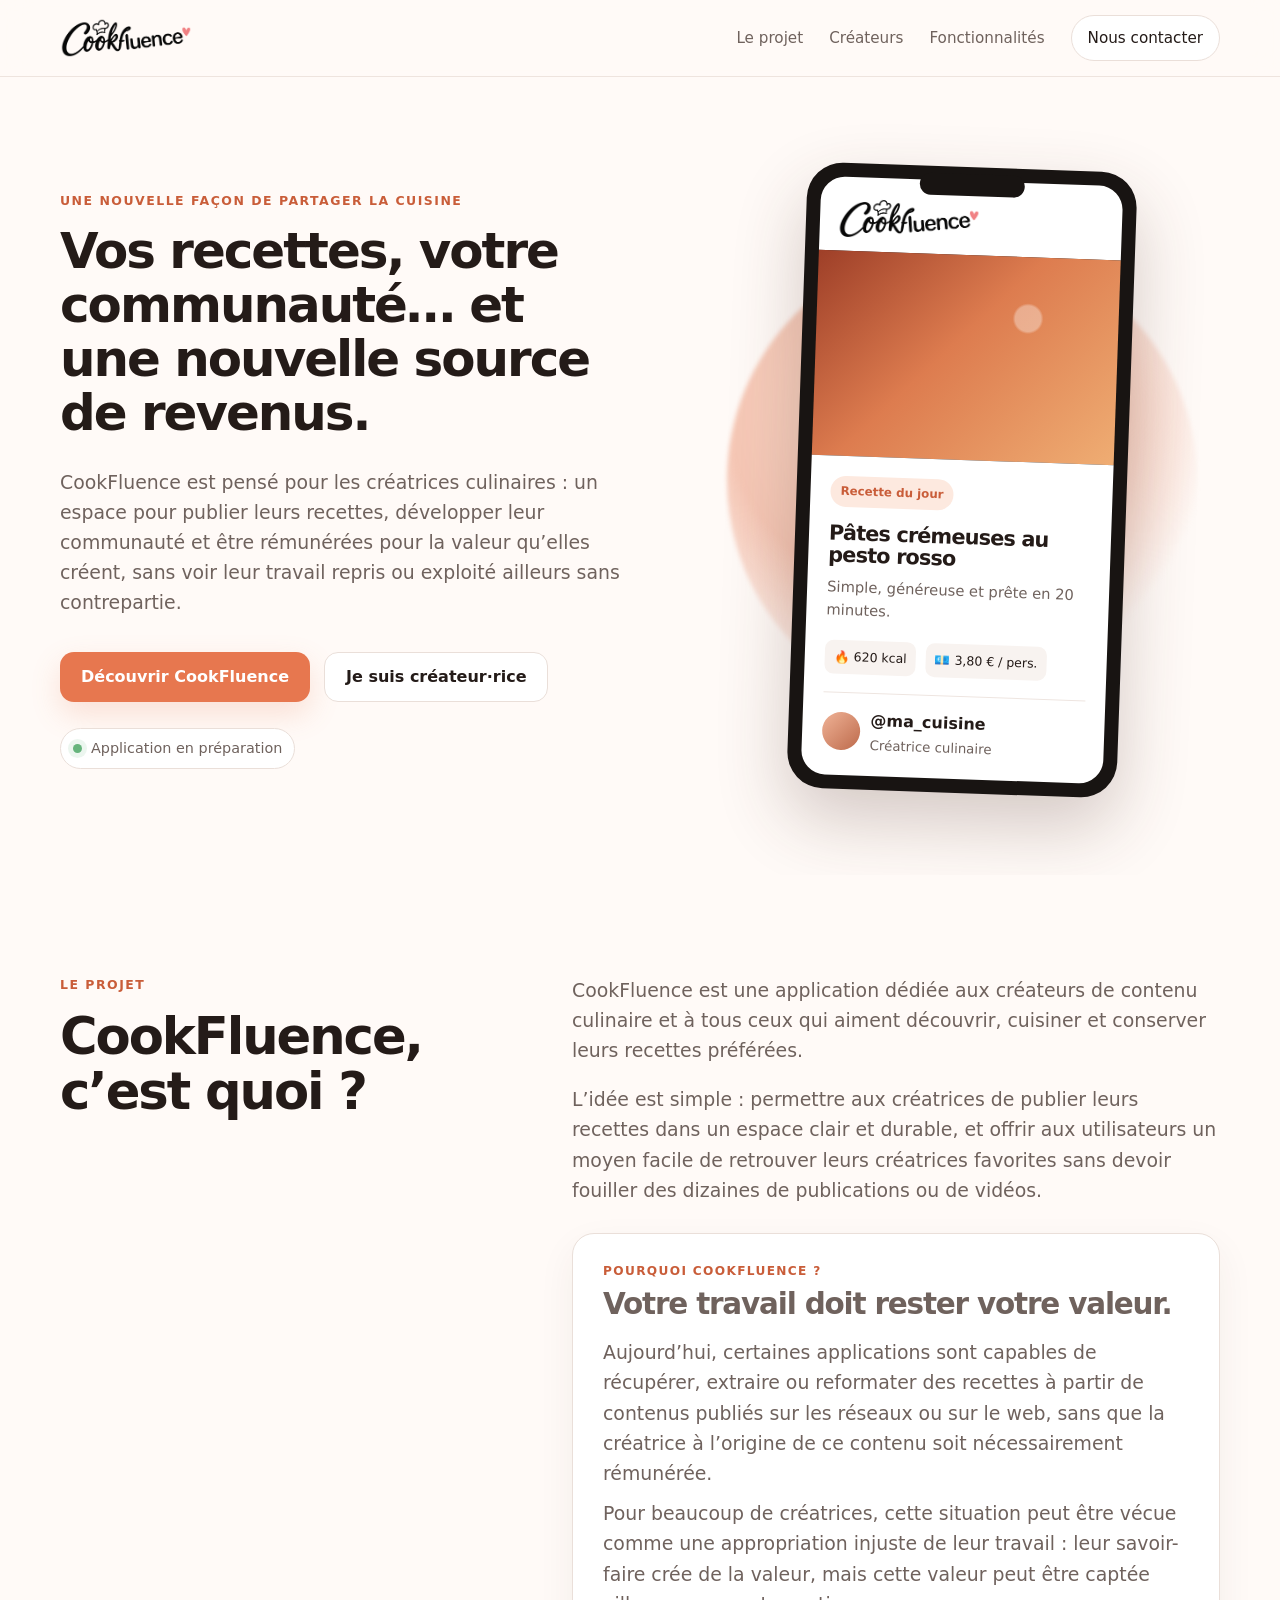
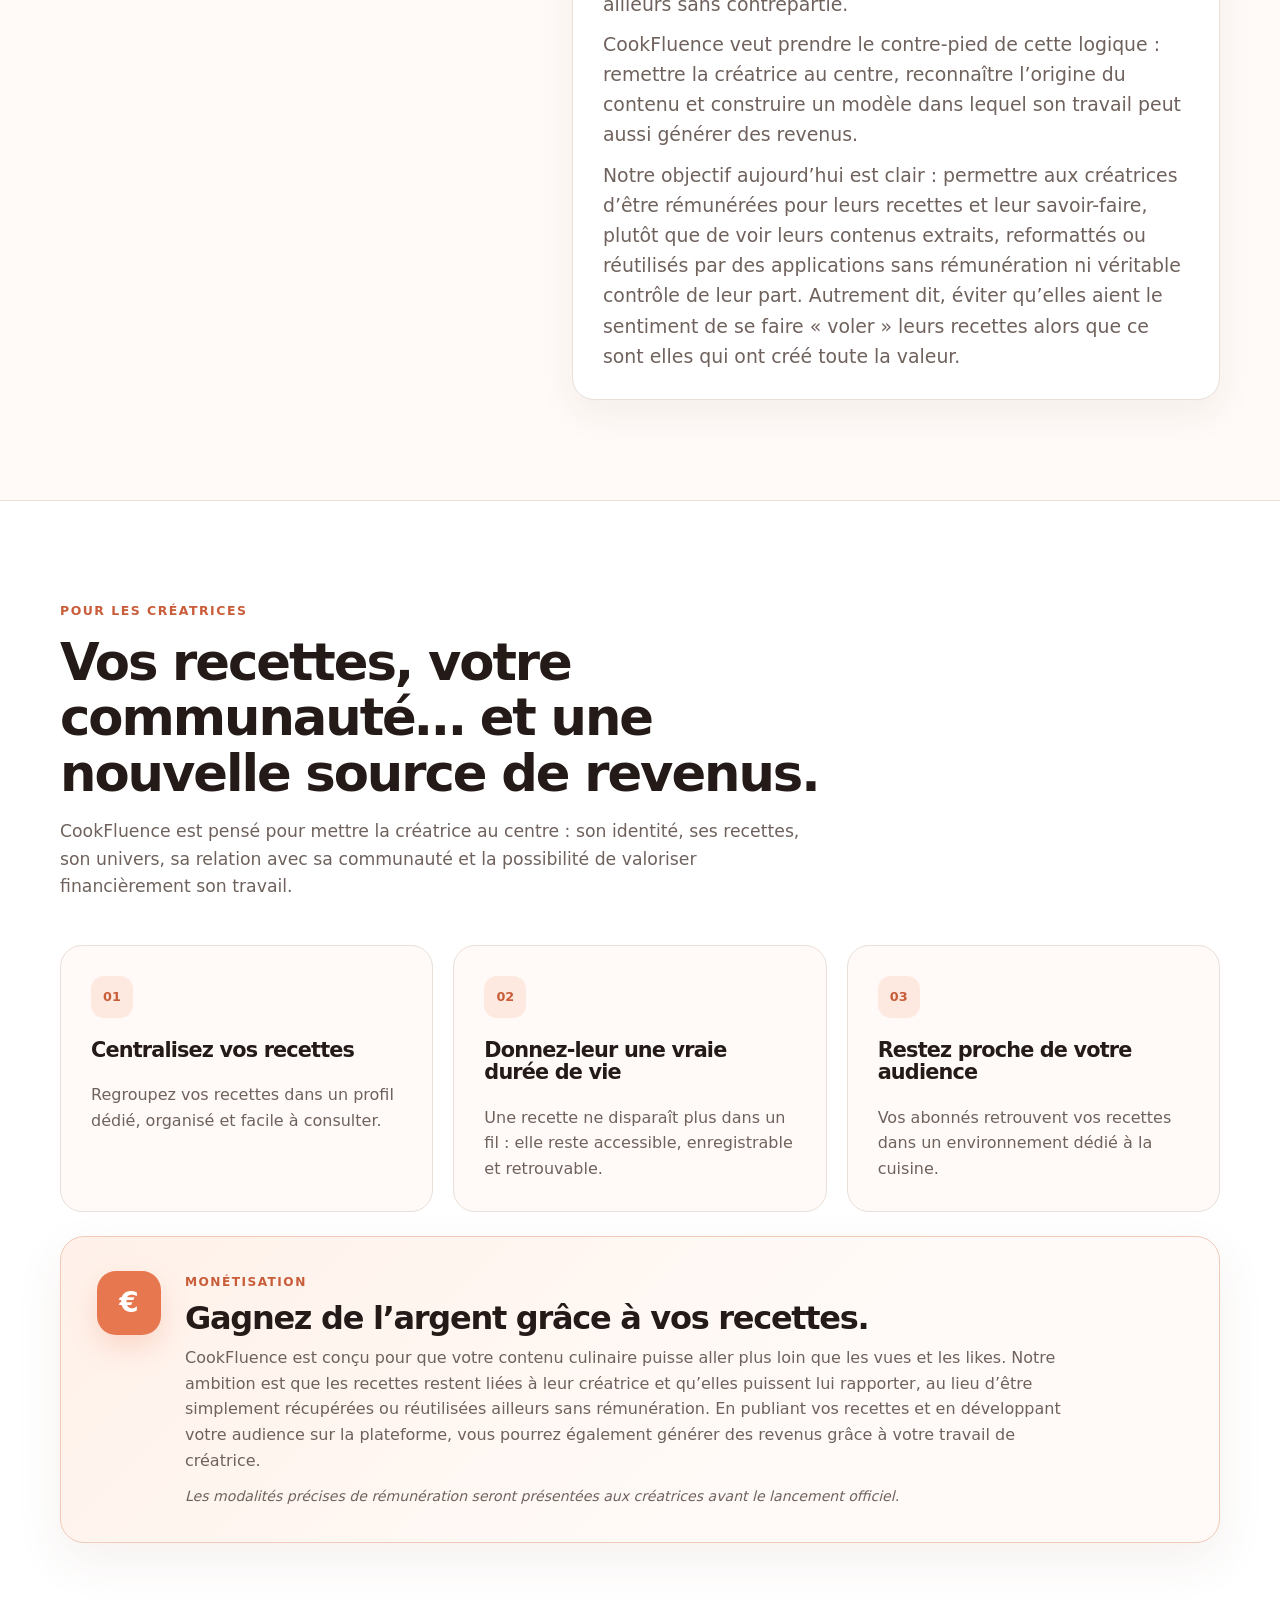
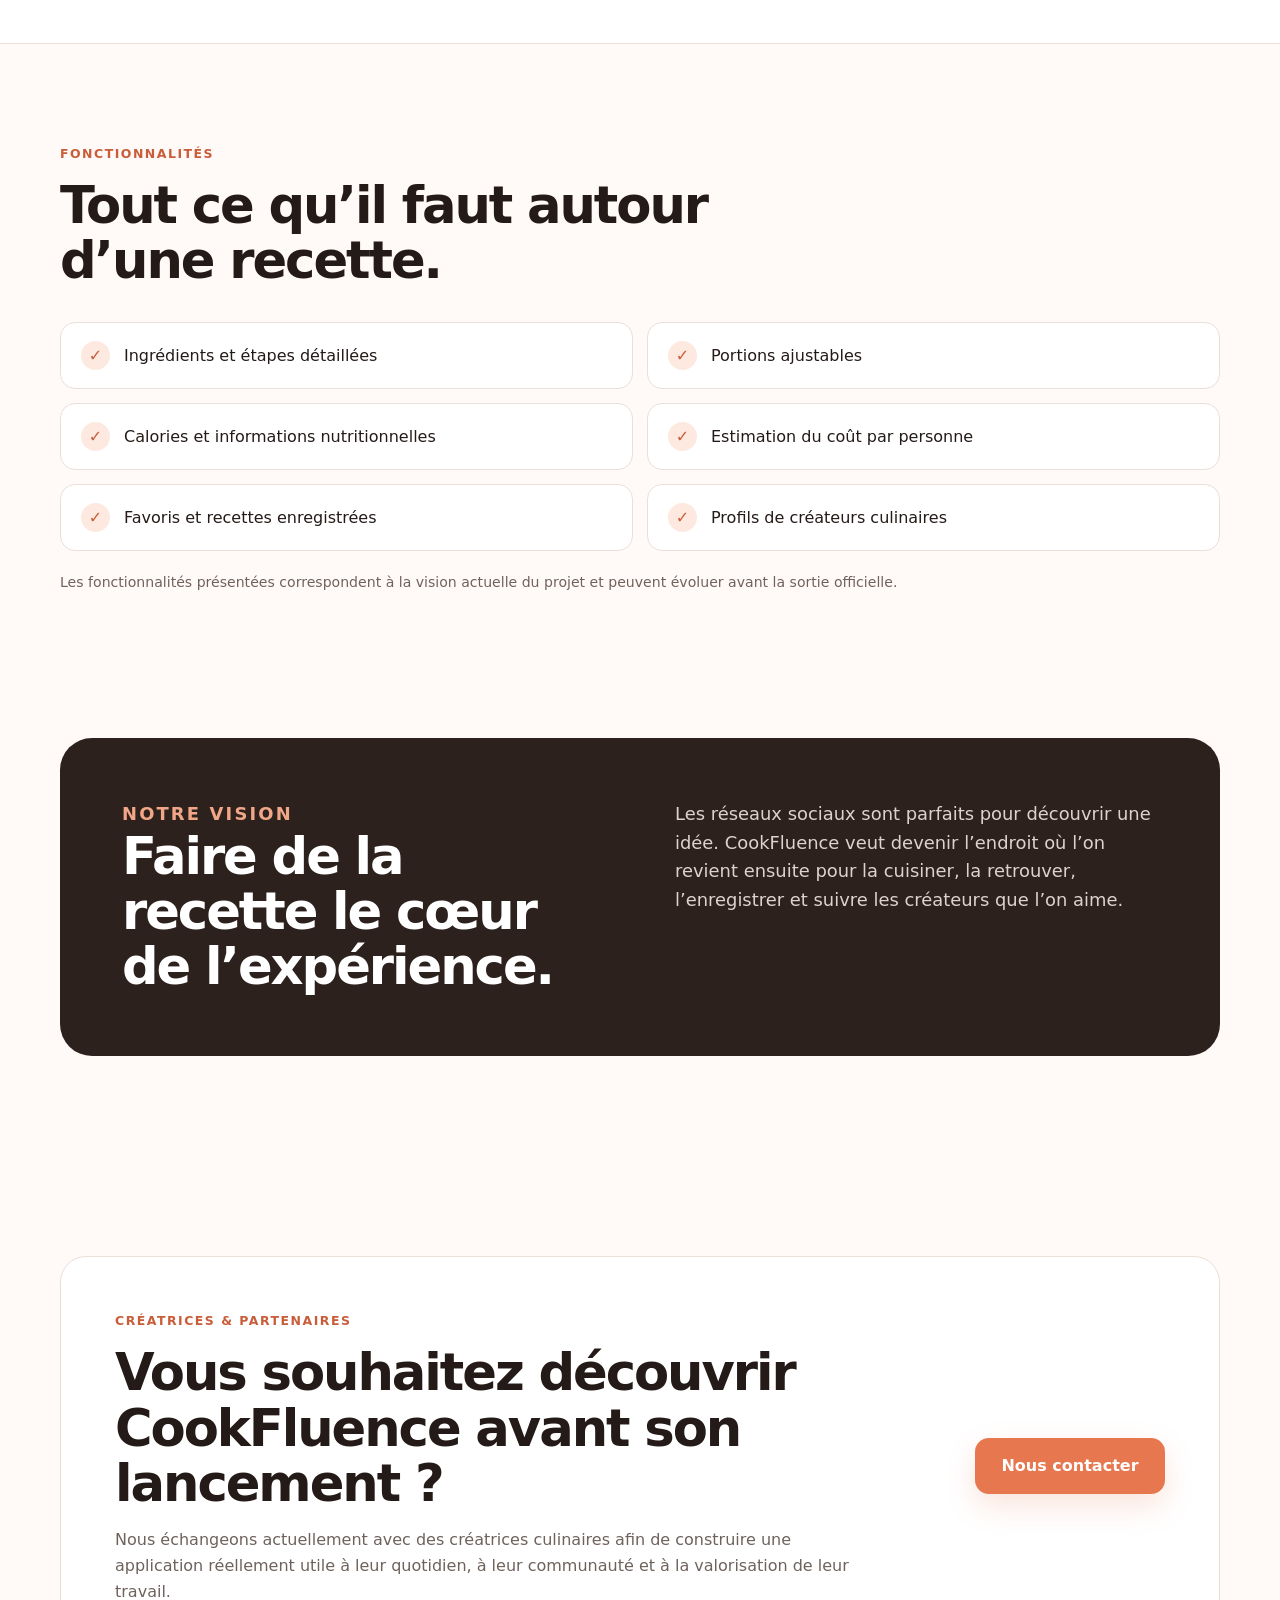
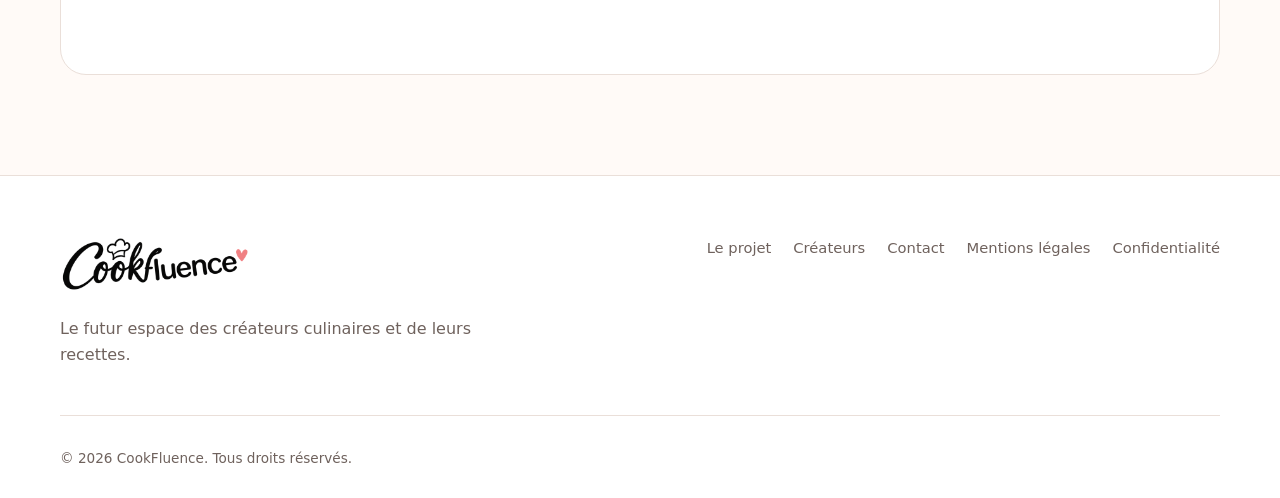
<file: index.html>
<!DOCTYPE html>
<html lang="fr">
<head>
  <meta charset="UTF-8" />
  <meta name="viewport" content="width=device-width, initial-scale=1.0" />

  <title>CookFluence | Les recettes de vos créateurs préférés</title>
  <meta name="description" content="CookFluence est une application dédiée aux créateurs culinaires et à leur communauté : recettes, visibilité, monétisation, favoris, informations nutritionnelles et coût par personne." />
  <meta name="robots" content="index, follow" />
  <meta name="theme-color" content="#fffaf7" />

  <meta property="og:title" content="CookFluence | Les recettes de vos créateurs préférés" />
  <meta property="og:description" content="Une application pensée pour rapprocher créateurs culinaires et passionnés de cuisine." />
  <meta property="og:type" content="website" />
  <meta property="og:locale" content="fr_FR" />

  <link rel="canonical" href="https://www.cookfluence.fr/" />
  <link rel="stylesheet" href="styles.css" />

  <script type="application/ld+json">
  {
    "@context": "https://schema.org",
    "@type": "SoftwareApplication",
    "name": "CookFluence",
    "applicationCategory": "LifestyleApplication",
    "operatingSystem": "iOS, Android",
    "description": "Application dédiée aux créateurs de contenu culinaire et à leur communauté.",
    "url": "https://www.cookfluence.fr/"
  }
  </script>
</head>
<body>
  <header class="site-header">
    <div class="container nav">
      <a href="#top" class="brand brand-image-link" aria-label="CookFluence - Accueil">
        <img src="cookfluence-logo.png" alt="CookFluence" class="brand-logo">
      </a>

      <nav>
        <a href="#projet">Le projet</a>
        <a href="#createurs">Créateurs</a>
        <a href="#fonctionnalites">Fonctionnalités</a>
        <a href="#contact" class="nav-cta">Nous contacter</a>
      </nav>
    </div>
  </header>

  <main id="top">
    <section class="hero">
      <div class="container hero-grid">
        <div>
          <p class="eyebrow">Une nouvelle façon de partager la cuisine</p>
          <h1>Vos recettes, votre communauté… et une nouvelle source de revenus.</h1>
          <p class="hero-copy">
            CookFluence est pensé pour les créatrices culinaires : un espace pour publier leurs recettes,
            développer leur communauté et être rémunérées pour la valeur qu’elles créent, sans voir leur travail
            repris ou exploité ailleurs sans contrepartie.
          </p>
          <div class="hero-actions">
            <a href="#projet" class="button primary">Découvrir CookFluence</a>
            <a href="#contact" class="button secondary">Je suis créateur·rice</a>
          </div>

          <div class="status-pill">
            <span class="dot"></span>
            Application en préparation
          </div>
        </div>

        <div class="hero-card" aria-label="Aperçu conceptuel de l'application">
          <div class="phone">
            <div class="phone-top"></div>
            <div class="app-head">
              <img src="cookfluence-logo.png" alt="CookFluence" class="app-logo">
            </div>
            <div class="recipe-image"></div>
            <div class="recipe-body">
              <span class="tag">Recette du jour</span>
              <h3>Pâtes crémeuses au pesto rosso</h3>
              <p>Simple, généreuse et prête en 20 minutes.</p>
              <div class="recipe-meta">
                <span>🔥 620 kcal</span>
                <span>💶 3,80 € / pers.</span>
              </div>
              <div class="creator-row">
                <div class="avatar"></div>
                <div>
                  <strong>@ma_cuisine</strong>
                  <small>Créatrice culinaire</small>
                </div>
              </div>
            </div>
          </div>
        </div>
      </div>
    </section>

    <section class="section" id="projet">
      <div class="container split">
        <div>
          <p class="eyebrow">Le projet</p>
          <h2>CookFluence, c’est quoi ?</h2>
        </div>
        <div class="large-copy">
          <p>
            CookFluence est une application dédiée aux créateurs de contenu culinaire et à tous
            ceux qui aiment découvrir, cuisiner et conserver leurs recettes préférées.
          </p>
          <p>
            L’idée est simple : permettre aux créatrices de publier leurs recettes dans un espace
            clair et durable, et offrir aux utilisateurs un moyen facile de retrouver leurs
            créatrices favorites sans devoir fouiller des dizaines de publications ou de vidéos.
          </p>

          <div class="value-protection">
            <p class="value-protection-kicker">Pourquoi CookFluence ?</p>
            <h3>Votre travail doit rester votre valeur.</h3>
            <p>
              Aujourd’hui, certaines applications sont capables de récupérer, extraire ou reformater
              des recettes à partir de contenus publiés sur les réseaux ou sur le web, sans que la
              créatrice à l’origine de ce contenu soit nécessairement rémunérée.
            </p>
            <p>
              Pour beaucoup de créatrices, cette situation peut être vécue comme une appropriation
              injuste de leur travail : leur savoir-faire crée de la valeur, mais cette valeur peut
              être captée ailleurs sans contrepartie.
            </p>
            <p>
              CookFluence veut prendre le contre-pied de cette logique : remettre la créatrice au
              centre, reconnaître l’origine du contenu et construire un modèle dans lequel son travail
              peut aussi générer des revenus.
            </p>
            <p>
              Notre objectif aujourd’hui est clair : permettre aux créatrices d’être rémunérées pour leurs recettes
              et leur savoir-faire, plutôt que de voir leurs contenus extraits, reformattés ou réutilisés par des
              applications sans rémunération ni véritable contrôle de leur part. Autrement dit, éviter qu’elles aient
              le sentiment de se faire « voler » leurs recettes alors que ce sont elles qui ont créé toute la valeur.
            </p>
          </div>
        </div>
      </div>
    </section>

    <section class="section alt" id="createurs">
      <div class="container">
        <div class="section-heading">
          <p class="eyebrow">Pour les créatrices</p>
          <h2>Vos recettes, votre communauté… et une nouvelle source de revenus.</h2>
          <p>
            CookFluence est pensé pour mettre la créatrice au centre : son identité, ses recettes,
            son univers, sa relation avec sa communauté et la possibilité de valoriser financièrement son travail.
          </p>
        </div>

        <div class="cards three">
          <article class="card">
            <div class="icon">01</div>
            <h3>Centralisez vos recettes</h3>
            <p>
              Regroupez vos recettes dans un profil dédié, organisé et facile à consulter.
            </p>
          </article>

          <article class="card">
            <div class="icon">02</div>
            <h3>Donnez-leur une vraie durée de vie</h3>
            <p>
              Une recette ne disparaît plus dans un fil : elle reste accessible, enregistrable et retrouvable.
            </p>
          </article>

          <article class="card">
            <div class="icon">03</div>
            <h3>Restez proche de votre audience</h3>
            <p>
              Vos abonnés retrouvent vos recettes dans un environnement dédié à la cuisine.
            </p>
          </article>
        </div>

        <div class="earn-box">
          <div class="earn-icon">€</div>
          <div>
            <p class="earn-kicker">Monétisation</p>
            <h3>Gagnez de l’argent grâce à vos recettes.</h3>
            <p>
              CookFluence est conçu pour que votre contenu culinaire puisse aller plus loin que les vues et les likes.
              Notre ambition est que les recettes restent liées à leur créatrice et qu’elles puissent lui rapporter,
              au lieu d’être simplement récupérées ou réutilisées ailleurs sans rémunération.
              En publiant vos recettes et en développant votre audience sur la plateforme, vous pourrez également
              générer des revenus grâce à votre travail de créatrice.
            </p>
            <p class="earn-note">
              Les modalités précises de rémunération seront présentées aux créatrices avant le lancement officiel.
            </p>
          </div>
        </div>
      </div>
    </section>

    <section class="section" id="fonctionnalites">
      <div class="container">
        <div class="section-heading compact">
          <p class="eyebrow">Fonctionnalités</p>
          <h2>Tout ce qu’il faut autour d’une recette.</h2>
        </div>

        <div class="features">
          <div class="feature"><span>✓</span><p>Ingrédients et étapes détaillées</p></div>
          <div class="feature"><span>✓</span><p>Portions ajustables</p></div>
          <div class="feature"><span>✓</span><p>Calories et informations nutritionnelles</p></div>
          <div class="feature"><span>✓</span><p>Estimation du coût par personne</p></div>
          <div class="feature"><span>✓</span><p>Favoris et recettes enregistrées</p></div>
          <div class="feature"><span>✓</span><p>Profils de créateurs culinaires</p></div>
        </div>

        <p class="note">
          Les fonctionnalités présentées correspondent à la vision actuelle du projet et peuvent évoluer avant la sortie officielle.
        </p>
      </div>
    </section>

    <section class="section vision">
      <div class="container vision-box">
        <div>
          <p class="eyebrow light">Notre vision</p>
          <h2>Faire de la recette le cœur de l’expérience.</h2>
        </div>
        <p>
          Les réseaux sociaux sont parfaits pour découvrir une idée. CookFluence veut devenir
          l’endroit où l’on revient ensuite pour la cuisiner, la retrouver, l’enregistrer et suivre
          les créateurs que l’on aime.
        </p>
      </div>
    </section>

    <section class="section" id="contact">
      <div class="container contact-box">
        <div>
          <p class="eyebrow">Créatrices & partenaires</p>
          <h2>Vous souhaitez découvrir CookFluence avant son lancement ?</h2>
          <p>
            Nous échangeons actuellement avec des créatrices culinaires afin de construire
            une application réellement utile à leur quotidien, à leur communauté et à la valorisation de leur travail.
          </p>
        </div>
        <a class="button primary big" href="mailto:contact@cookfluence.fr">Nous contacter</a>
      </div>
    </section>
  </main>

  <footer>
    <div class="container footer-grid">
      <div>
        <a href="#top" class="brand brand-image-link" aria-label="CookFluence - Accueil">
          <img src="cookfluence-logo.png" alt="CookFluence" class="footer-logo">
        </a>
        <p>Le futur espace des créateurs culinaires et de leurs recettes.</p>
      </div>
      <div class="footer-links">
        <a href="#projet">Le projet</a>
        <a href="#createurs">Créateurs</a>
        <a href="#contact">Contact</a>
        <a href="mentions-legales.html">Mentions légales</a>
        <a href="confidentialite.html">Confidentialité</a>
      </div>
    </div>
    <div class="container copyright">
      © <span id="year"></span> CookFluence. Tous droits réservés.
    </div>
  </footer>

  <script src="script.js"></script>
</body>
</html>
</file>
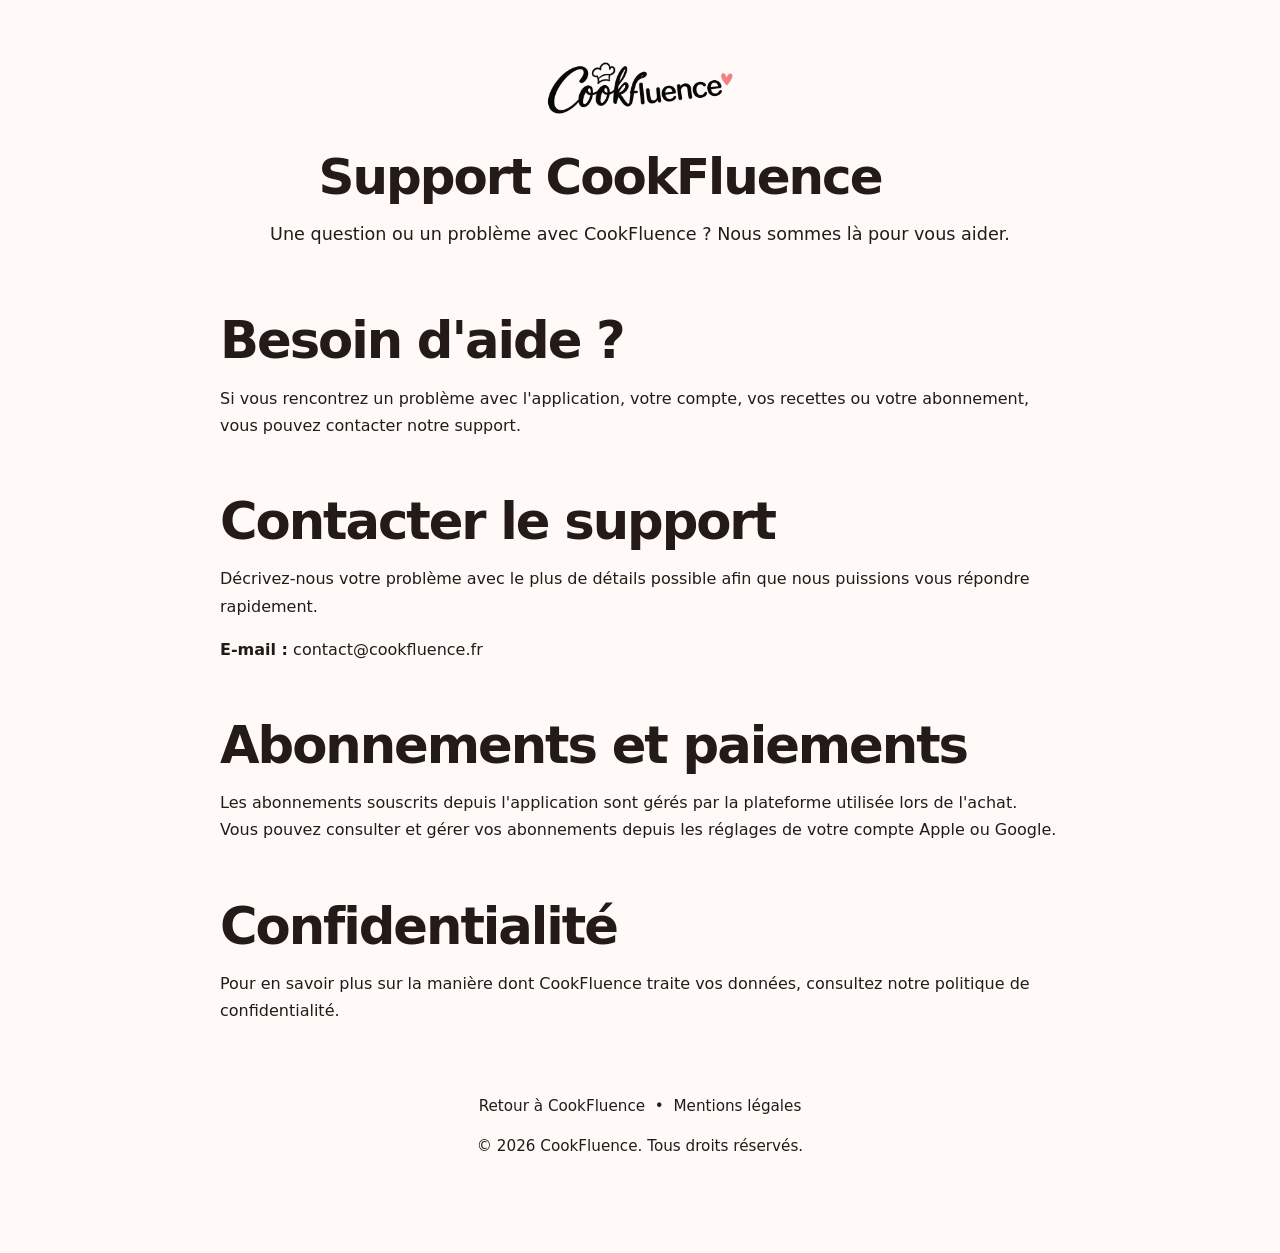
<file: support/index.html>
<!DOCTYPE html>
<html lang="fr">
<head>
  <meta charset="UTF-8">
  <meta name="viewport" content="width=device-width, initial-scale=1.0">
  <meta name="description" content="Assistance et support de l'application CookFluence.">
  <title>Support | CookFluence</title>

  <link rel="stylesheet" href="../styles.css">

  <style>
  .support-page {
    max-width: 900px;
    margin: 0 auto;
    padding: 60px 30px 80px;
  }

  .support-logo {
    display: block;
    width: 190px;
    max-width: 100%;
    margin: 0 auto 35px;
  }

  .support-page > h1 {
    text-align: center;
    margin: 0 0 15px;
  }

  .support-intro {
    text-align: center;
    font-size: 1.1rem;
    margin: 0 auto 65px;
  }

  .support-section,
  .support-contact {
    width: 100%;
    margin: 0 0 55px;
    padding: 0;
    box-sizing: border-box;
  }

  .support-section h2,
  .support-contact h2 {
    margin: 0 0 16px;
  }

  .support-section p,
  .support-contact p {
    margin: 0 0 16px;
    line-height: 1.7;
  }

  .support-contact {
    background: none;
    border-radius: 0;
  }

  .support-footer {
    width: 100%;
    text-align: center;
    margin-top: 70px;
    font-size: 0.95rem;
  }

  @media (max-width: 700px) {
    .support-page {
      padding: 35px 20px 60px;
    }

    .support-logo {
      width: 160px;
    }

    .support-intro {
      margin-bottom: 45px;
    }

    .support-section,
    .support-contact {
      margin-bottom: 40px;
    }
  }
</style>
</head>

<body>

  <main class="support-page">

    <a href="../">
      <img
        src="../cookfluence-logo.png"
        alt="CookFluence"
        class="support-logo"
      >
    </a>

    <h1>Support CookFluence</h1>

    <p class="support-intro">
      Une question ou un problème avec CookFluence ? Nous sommes là pour vous aider.
    </p>

    <section class="support-section">
      <h2>Besoin d'aide ?</h2>
      <p>
        Si vous rencontrez un problème avec l'application, votre compte,
        vos recettes ou votre abonnement, vous pouvez contacter notre support.
      </p>
    </section>

    <section class="support-contact">
      <h2>Contacter le support</h2>
      <p>
        Décrivez-nous votre problème avec le plus de détails possible afin
        que nous puissions vous répondre rapidement.
      </p>

      <p>
        <strong>E-mail :</strong>
        <a href="mailto:contact@cookfluence.fr">contact@cookfluence.fr</a>
      </p>
    </section>

    <section class="support-section">
      <h2>Abonnements et paiements</h2>
      <p>
        Les abonnements souscrits depuis l'application sont gérés par la
        plateforme utilisée lors de l'achat. Vous pouvez consulter et gérer
        vos abonnements depuis les réglages de votre compte Apple ou Google.
      </p>
    </section>

    <section class="support-section">
      <h2>Confidentialité</h2>
      <p>
        Pour en savoir plus sur la manière dont CookFluence traite vos données,
        consultez notre
        <a href="../confidentiel.html">politique de confidentialité</a>.
      </p>
    </section>

    <div class="support-footer">
      <p>
        <a href="../">Retour à CookFluence</a>
        &nbsp;•&nbsp;
        <a href="../mentions-légaux.html">Mentions légales</a>
      </p>

      <p>© 2026 CookFluence. Tous droits réservés.</p>
    </div>

  </main>

</body>
</html>
</file>
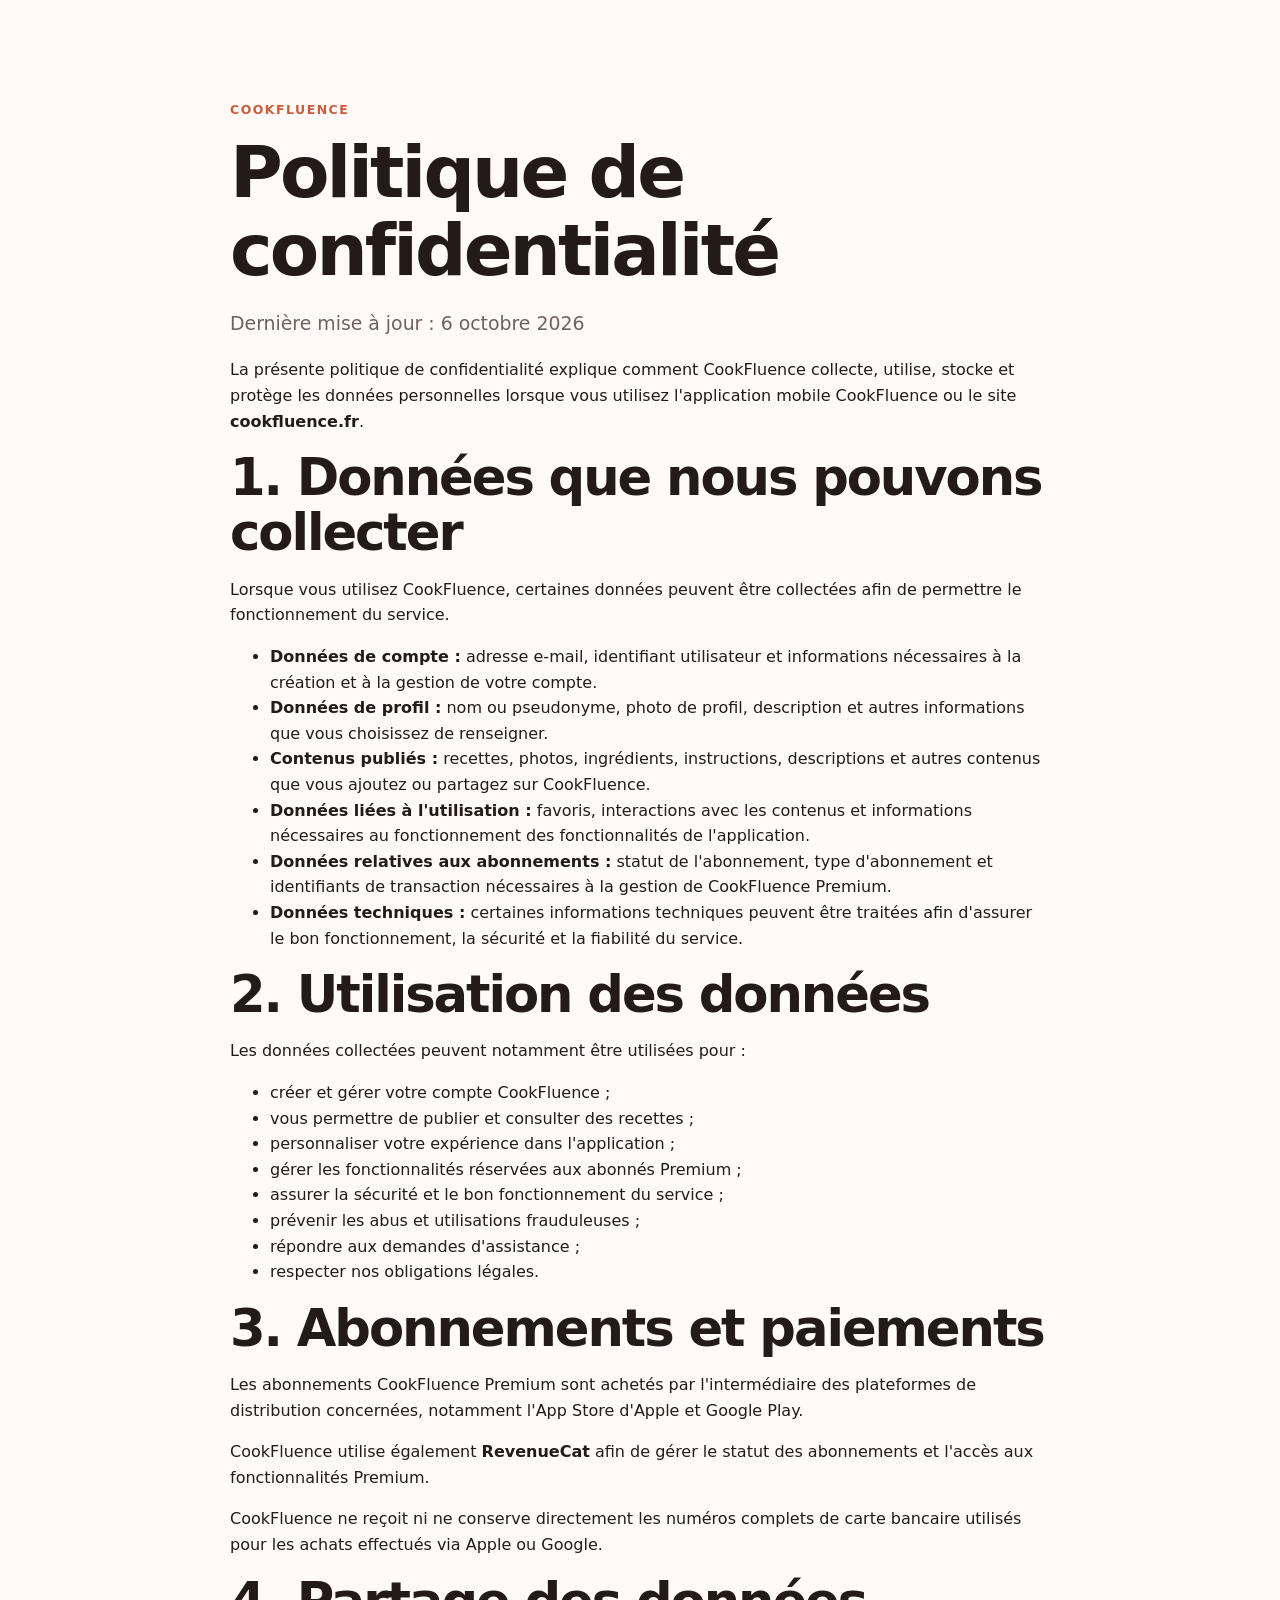
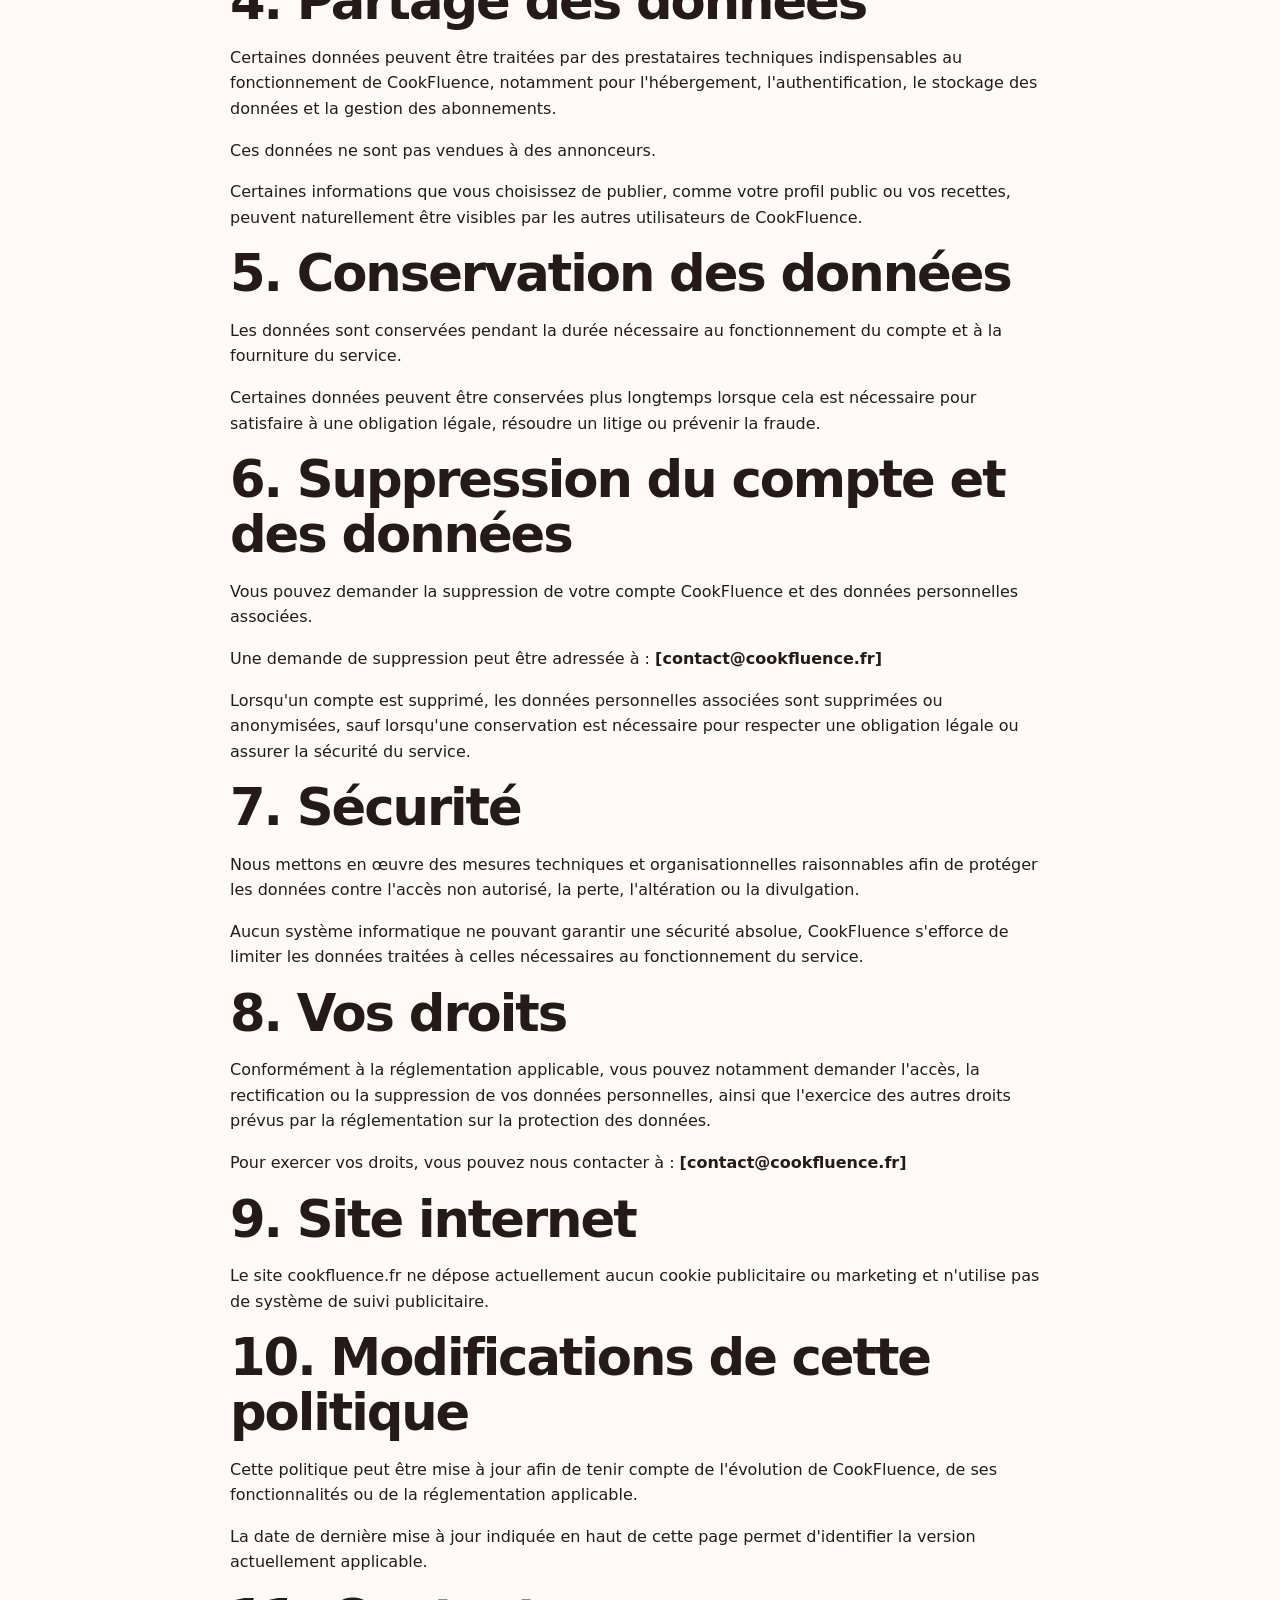
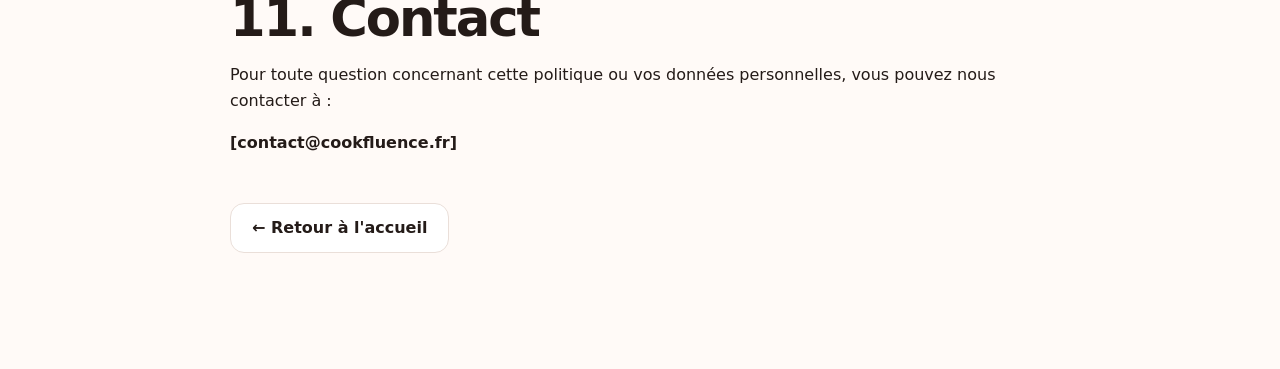
<file: confidentialite.html>
<!DOCTYPE html>
<html lang="fr">
<head>
  <meta charset="UTF-8" />
  <meta name="viewport" content="width=device-width, initial-scale=1.0" />
  <title>Politique de confidentialité | CookFluence</title>
  <link rel="stylesheet" href="styles.css" />
</head>

<body>
  <main class="section">
    <div class="container" style="max-width: 820px">

      <p class="eyebrow">CookFluence</p>

      <h1 style="font-size: clamp(2.6rem, 7vw, 4.5rem)">
        Politique de confidentialité
      </h1>

      <p class="large-copy">
        Dernière mise à jour : 6 octobre 2026
      </p>

      <p>
        La présente politique de confidentialité explique comment CookFluence
        collecte, utilise, stocke et protège les données personnelles lorsque
        vous utilisez l'application mobile CookFluence ou le site
        <strong>cookfluence.fr</strong>.
      </p>

      <h2>1. Données que nous pouvons collecter</h2>

      <p>
        Lorsque vous utilisez CookFluence, certaines données peuvent être
        collectées afin de permettre le fonctionnement du service.
      </p>

      <ul>
        <li>
          <strong>Données de compte :</strong> adresse e-mail, identifiant
          utilisateur et informations nécessaires à la création et à la gestion
          de votre compte.
        </li>

        <li>
          <strong>Données de profil :</strong> nom ou pseudonyme, photo de profil,
          description et autres informations que vous choisissez de renseigner.
        </li>

        <li>
          <strong>Contenus publiés :</strong> recettes, photos, ingrédients,
          instructions, descriptions et autres contenus que vous ajoutez ou
          partagez sur CookFluence.
        </li>

        <li>
          <strong>Données liées à l'utilisation :</strong> favoris,
          interactions avec les contenus et informations nécessaires au
          fonctionnement des fonctionnalités de l'application.
        </li>

        <li>
          <strong>Données relatives aux abonnements :</strong> statut de
          l'abonnement, type d'abonnement et identifiants de transaction
          nécessaires à la gestion de CookFluence Premium.
        </li>

        <li>
          <strong>Données techniques :</strong> certaines informations
          techniques peuvent être traitées afin d'assurer le bon fonctionnement,
          la sécurité et la fiabilité du service.
        </li>
      </ul>

      <h2>2. Utilisation des données</h2>

      <p>Les données collectées peuvent notamment être utilisées pour :</p>

      <ul>
        <li>créer et gérer votre compte CookFluence ;</li>
        <li>vous permettre de publier et consulter des recettes ;</li>
        <li>personnaliser votre expérience dans l'application ;</li>
        <li>gérer les fonctionnalités réservées aux abonnés Premium ;</li>
        <li>assurer la sécurité et le bon fonctionnement du service ;</li>
        <li>prévenir les abus et utilisations frauduleuses ;</li>
        <li>répondre aux demandes d'assistance ;</li>
        <li>respecter nos obligations légales.</li>
      </ul>

      <h2>3. Abonnements et paiements</h2>

      <p>
        Les abonnements CookFluence Premium sont achetés par l'intermédiaire
        des plateformes de distribution concernées, notamment l'App Store
        d'Apple et Google Play.
      </p>

      <p>
        CookFluence utilise également <strong>RevenueCat</strong> afin de gérer
        le statut des abonnements et l'accès aux fonctionnalités Premium.
      </p>

      <p>
        CookFluence ne reçoit ni ne conserve directement les numéros complets
        de carte bancaire utilisés pour les achats effectués via Apple ou
        Google.
      </p>

      <h2>4. Partage des données</h2>

      <p>
        Certaines données peuvent être traitées par des prestataires techniques
        indispensables au fonctionnement de CookFluence, notamment pour
        l'hébergement, l'authentification, le stockage des données et la gestion
        des abonnements.
      </p>

      <p>
        Ces données ne sont pas vendues à des annonceurs.
      </p>

      <p>
        Certaines informations que vous choisissez de publier, comme votre
        profil public ou vos recettes, peuvent naturellement être visibles par
        les autres utilisateurs de CookFluence.
      </p>

      <h2>5. Conservation des données</h2>

      <p>
        Les données sont conservées pendant la durée nécessaire au
        fonctionnement du compte et à la fourniture du service.
      </p>

      <p>
        Certaines données peuvent être conservées plus longtemps lorsque cela
        est nécessaire pour satisfaire à une obligation légale, résoudre un
        litige ou prévenir la fraude.
      </p>

      <h2>6. Suppression du compte et des données</h2>

      <div id="suppression-compte">
        <p>
          Vous pouvez demander la suppression de votre compte CookFluence et
          des données personnelles associées.
        </p>

        <p>
          Une demande de suppression peut être adressée à :
          <strong>[contact@cookfluence.fr]</strong>
        </p>

        <p>
          Lorsqu'un compte est supprimé, les données personnelles associées
          sont supprimées ou anonymisées, sauf lorsqu'une conservation est
          nécessaire pour respecter une obligation légale ou assurer la
          sécurité du service.
        </p>
      </div>

      <h2>7. Sécurité</h2>

      <p>
        Nous mettons en œuvre des mesures techniques et organisationnelles
        raisonnables afin de protéger les données contre l'accès non autorisé,
        la perte, l'altération ou la divulgation.
      </p>

      <p>
        Aucun système informatique ne pouvant garantir une sécurité absolue,
        CookFluence s'efforce de limiter les données traitées à celles
        nécessaires au fonctionnement du service.
      </p>

      <h2>8. Vos droits</h2>

      <p>
        Conformément à la réglementation applicable, vous pouvez notamment
        demander l'accès, la rectification ou la suppression de vos données
        personnelles, ainsi que l'exercice des autres droits prévus par la
        réglementation sur la protection des données.
      </p>

      <p>
        Pour exercer vos droits, vous pouvez nous contacter à :
        <strong>[contact@cookfluence.fr]</strong>
      </p>

      <h2>9. Site internet</h2>

      <p>
        Le site cookfluence.fr ne dépose actuellement aucun cookie publicitaire
        ou marketing et n'utilise pas de système de suivi publicitaire.
      </p>

      <h2>10. Modifications de cette politique</h2>

      <p>
        Cette politique peut être mise à jour afin de tenir compte de
        l'évolution de CookFluence, de ses fonctionnalités ou de la
        réglementation applicable.
      </p>

      <p>
        La date de dernière mise à jour indiquée en haut de cette page permet
        d'identifier la version actuellement applicable.
      </p>

      <h2>11. Contact</h2>

      <p>
        Pour toute question concernant cette politique ou vos données
        personnelles, vous pouvez nous contacter à :
      </p>

      <p>
        <strong>[contact@cookfluence.fr]</strong>
      </p>

      <p style="margin-top: 3rem;">
        <a class="button secondary" href="index.html">
          ← Retour à l'accueil
        </a>
      </p>

    </div>
  </main>
</body>
</html>
</file>
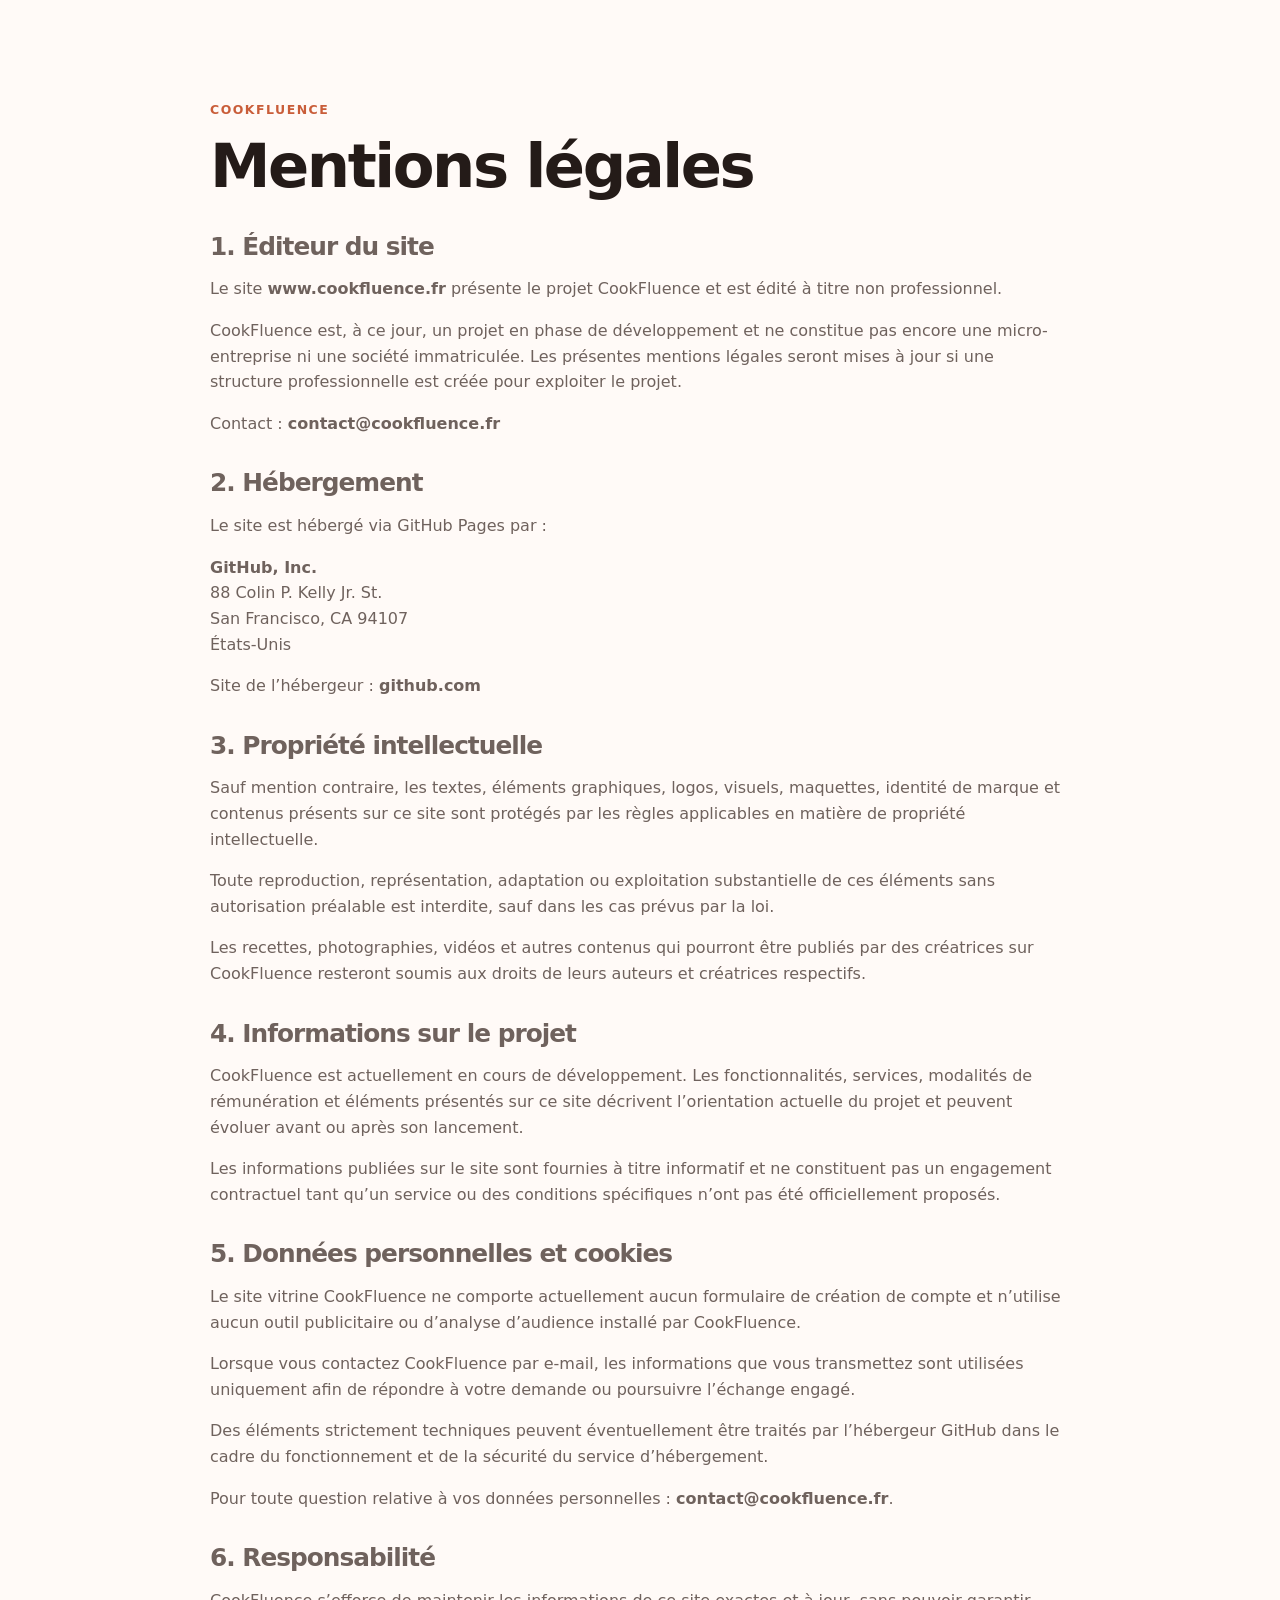
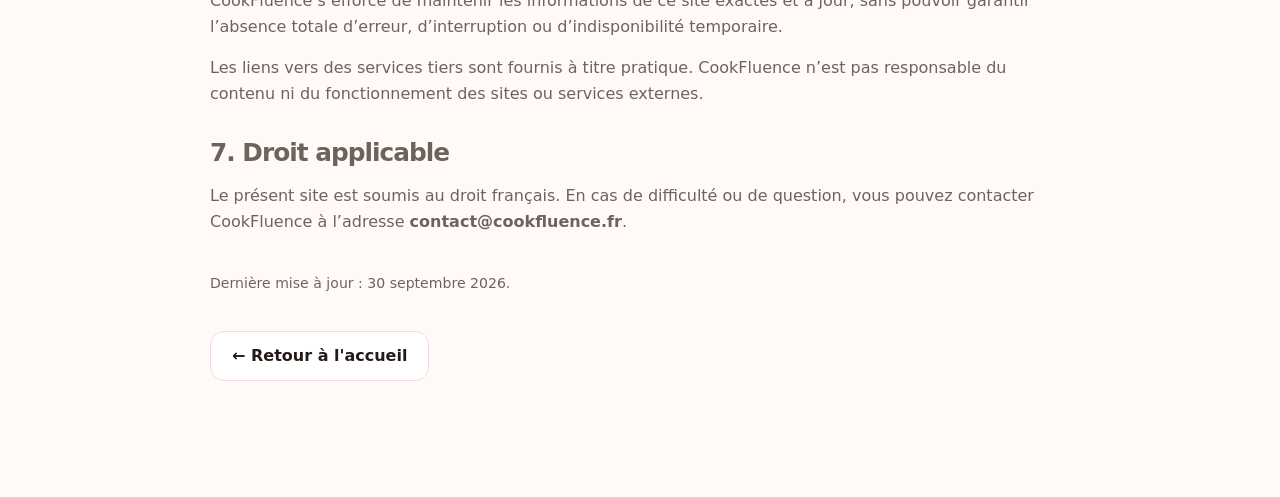
<file: mentions-legales.html>
<!DOCTYPE html>
<html lang="fr">
<head>
  <meta charset="UTF-8" />
  <meta name="viewport" content="width=device-width, initial-scale=1.0" />
  <meta name="robots" content="noindex, follow" />
  <title>Mentions légales | CookFluence</title>
  <meta name="description" content="Mentions légales du site CookFluence." />
  <link rel="stylesheet" href="styles.css" />
</head>
<body>
  <main class="section">
    <div class="container" style="max-width: 860px">
      <p class="eyebrow">CookFluence</p>
      <h1 style="font-size: clamp(2.35rem, 5vw, 3.8rem)">Mentions légales</h1>

      <div class="large-copy" style="font-size: 1rem; margin-top: 28px">

        <h2 style="font-size: 1.55rem; margin-top: 34px">1. Éditeur du site</h2>
        <p>
          Le site <strong>www.cookfluence.fr</strong> présente le projet CookFluence et est édité
          à titre non professionnel.
        </p>
        <p>
          CookFluence est, à ce jour, un projet en phase de développement et ne constitue pas encore
          une micro-entreprise ni une société immatriculée. Les présentes mentions légales seront
          mises à jour si une structure professionnelle est créée pour exploiter le projet.
        </p>
        <p>
          Contact : <a href="mailto:contact@cookfluence.fr"><strong>contact@cookfluence.fr</strong></a>
        </p>

        <h2 style="font-size: 1.55rem; margin-top: 34px">2. Hébergement</h2>
        <p>
          Le site est hébergé via GitHub Pages par :
        </p>
        <p>
          <strong>GitHub, Inc.</strong><br>
          88 Colin P. Kelly Jr. St.<br>
          San Francisco, CA 94107<br>
          États-Unis
        </p>
        <p>
          Site de l’hébergeur : <strong>github.com</strong>
        </p>

        <h2 style="font-size: 1.55rem; margin-top: 34px">3. Propriété intellectuelle</h2>
        <p>
          Sauf mention contraire, les textes, éléments graphiques, logos, visuels, maquettes,
          identité de marque et contenus présents sur ce site sont protégés par les règles
          applicables en matière de propriété intellectuelle.
        </p>
        <p>
          Toute reproduction, représentation, adaptation ou exploitation substantielle de ces
          éléments sans autorisation préalable est interdite, sauf dans les cas prévus par la loi.
        </p>
        <p>
          Les recettes, photographies, vidéos et autres contenus qui pourront être publiés par des
          créatrices sur CookFluence resteront soumis aux droits de leurs auteurs et créatrices
          respectifs.
        </p>

        <h2 style="font-size: 1.55rem; margin-top: 34px">4. Informations sur le projet</h2>
        <p>
          CookFluence est actuellement en cours de développement. Les fonctionnalités, services,
          modalités de rémunération et éléments présentés sur ce site décrivent l’orientation
          actuelle du projet et peuvent évoluer avant ou après son lancement.
        </p>
        <p>
          Les informations publiées sur le site sont fournies à titre informatif et ne constituent
          pas un engagement contractuel tant qu’un service ou des conditions spécifiques n’ont pas
          été officiellement proposés.
        </p>

        <h2 style="font-size: 1.55rem; margin-top: 34px">5. Données personnelles et cookies</h2>
        <p>
          Le site vitrine CookFluence ne comporte actuellement aucun formulaire de création de compte
          et n’utilise aucun outil publicitaire ou d’analyse d’audience installé par CookFluence.
        </p>
        <p>
          Lorsque vous contactez CookFluence par e-mail, les informations que vous transmettez sont
          utilisées uniquement afin de répondre à votre demande ou poursuivre l’échange engagé.
        </p>
        <p>
          Des éléments strictement techniques peuvent éventuellement être traités par l’hébergeur
          GitHub dans le cadre du fonctionnement et de la sécurité du service d’hébergement.
        </p>
        <p>
          Pour toute question relative à vos données personnelles :
          <a href="mailto:contact@cookfluence.fr"><strong>contact@cookfluence.fr</strong></a>.
        </p>

        <h2 style="font-size: 1.55rem; margin-top: 34px">6. Responsabilité</h2>
        <p>
          CookFluence s’efforce de maintenir les informations de ce site exactes et à jour, sans
          pouvoir garantir l’absence totale d’erreur, d’interruption ou d’indisponibilité temporaire.
        </p>
        <p>
          Les liens vers des services tiers sont fournis à titre pratique. CookFluence n’est pas
          responsable du contenu ni du fonctionnement des sites ou services externes.
        </p>

        <h2 style="font-size: 1.55rem; margin-top: 34px">7. Droit applicable</h2>
        <p>
          Le présent site est soumis au droit français. En cas de difficulté ou de question,
          vous pouvez contacter CookFluence à l’adresse
          <a href="mailto:contact@cookfluence.fr"><strong>contact@cookfluence.fr</strong></a>.
        </p>

        <p style="margin-top: 38px; font-size: .88rem; color: var(--muted)">
          Dernière mise à jour : 30 septembre 2026.
        </p>
      </div>

      <p style="margin-top: 36px">
        <a class="button secondary" href="index.html">← Retour à l'accueil</a>
      </p>
    </div>
  </main>
</body>
</html>
</file>
<file: styles.css>
:root {
  --bg: #fffaf7;
  --surface: #ffffff;
  --text: #241b18;
  --muted: #6f625d;
  --line: #eadfd9;
  --accent: #e7774f;
  --accent-dark: #c95d39;
  --accent-soft: #fde9df;
  --dark: #2c211d;
  --max: 1160px;
}

* { box-sizing: border-box; }
html { scroll-behavior: smooth; }
body {
  margin: 0;
  font-family: Inter, ui-sans-serif, system-ui, -apple-system, BlinkMacSystemFont, "Segoe UI", sans-serif;
  color: var(--text);
  background: var(--bg);
  line-height: 1.6;
}

a { color: inherit; text-decoration: none; }
img { max-width: 100%; display: block; }

.container {
  width: min(calc(100% - 40px), var(--max));
  margin: 0 auto;
}

.site-header {
  position: sticky;
  top: 0;
  z-index: 30;
  backdrop-filter: blur(16px);
  background: rgba(255, 250, 247, 0.9);
  border-bottom: 1px solid rgba(234, 223, 217, 0.8);
}

.nav {
  min-height: 76px;
  display: flex;
  align-items: center;
  justify-content: space-between;
  gap: 24px;
}

.brand {
  display: inline-flex;
  align-items: center;
  gap: 10px;
  font-weight: 800;
  letter-spacing: -0.02em;
}

.brand-mark,
.mini-logo {
  width: 36px;
  height: 36px;
  border-radius: 12px;
  display: grid;
  place-items: center;
  color: white;
  background: linear-gradient(135deg, var(--accent), #f0a16f);
  box-shadow: 0 6px 18px rgba(231, 119, 79, 0.22);
}

nav {
  display: flex;
  align-items: center;
  gap: 26px;
  font-size: 0.95rem;
}

nav a:not(.nav-cta) { color: var(--muted); }
nav a:hover { color: var(--text); }

.nav-cta {
  padding: 10px 16px;
  border-radius: 999px;
  border: 1px solid var(--line);
  background: white;
}

.hero {
  padding: 90px 0 82px;
  overflow: hidden;
}

.hero-grid {
  display: grid;
  grid-template-columns: 1.05fr 0.95fr;
  align-items: center;
  gap: 72px;
}

.eyebrow {
  margin: 0 0 14px;
  color: var(--accent-dark);
  text-transform: uppercase;
  letter-spacing: 0.12em;
  font-size: 0.78rem;
  font-weight: 800;
}

h1, h2, h3 {
  line-height: 1.08;
  letter-spacing: -0.04em;
}

h1 {
  margin: 0;
  font-size: clamp(2.2rem, 3.9vw, 3.85rem);
  max-width: 760px;
}

h2 {
  margin: 0;
  font-size: clamp(2.2rem, 4vw, 3.7rem);
}

h3 { font-size: 1.3rem; }

.hero-copy {
  max-width: 680px;
  margin: 26px 0 0;
  color: var(--muted);
  font-size: 1.18rem;
}

.hero-actions {
  display: flex;
  flex-wrap: wrap;
  gap: 14px;
  margin-top: 34px;
}

.button {
  display: inline-flex;
  align-items: center;
  justify-content: center;
  min-height: 50px;
  padding: 0 21px;
  border-radius: 14px;
  font-weight: 750;
  transition: transform .18s ease, box-shadow .18s ease, background .18s ease;
}

.button:hover { transform: translateY(-2px); }

.button.primary {
  color: white;
  background: var(--accent);
  box-shadow: 0 12px 30px rgba(231, 119, 79, .2);
}

.button.primary:hover { background: var(--accent-dark); }

.button.secondary {
  background: white;
  border: 1px solid var(--line);
}

.button.big {
  min-width: 190px;
  min-height: 56px;
}

.status-pill {
  display: inline-flex;
  align-items: center;
  gap: 9px;
  margin-top: 26px;
  padding: 8px 12px;
  border-radius: 999px;
  background: white;
  border: 1px solid var(--line);
  color: var(--muted);
  font-size: .9rem;
}

.dot {
  width: 9px;
  height: 9px;
  border-radius: 50%;
  background: #66b47c;
  box-shadow: 0 0 0 5px rgba(102, 180, 124, .12);
}

.hero-card {
  position: relative;
  display: grid;
  place-items: center;
  min-height: 560px;
}

.hero-card::before {
  content: "";
  position: absolute;
  width: 470px;
  height: 470px;
  border-radius: 50%;
  background: radial-gradient(circle at 40% 35%, #fde0d0, #f6c7b5 45%, transparent 72%);
  filter: blur(2px);
}

.phone {
  position: relative;
  width: min(330px, 82vw);
  border-radius: 36px;
  padding: 14px;
  background: #181412;
  box-shadow: 0 30px 70px rgba(74, 48, 36, 0.24);
  transform: rotate(2deg);
}

.phone-top {
  width: 105px;
  height: 22px;
  border-radius: 999px;
  background: #181412;
  position: absolute;
  left: 50%;
  top: 7px;
  transform: translateX(-50%);
  z-index: 3;
}

.app-head {
  display: flex;
  align-items: center;
  gap: 9px;
  background: white;
  padding: 20px 18px 12px;
  border-radius: 24px 24px 0 0;
}

.mini-logo {
  width: 28px;
  height: 28px;
  border-radius: 9px;
  font-size: .8rem;
}

.recipe-image {
  height: 205px;
  background:
    radial-gradient(circle at 70% 30%, rgba(255,255,255,.35) 0 5%, transparent 6%),
    linear-gradient(135deg, #9e3f28, #dd7c4f 45%, #efad73 100%);
}

.recipe-body {
  background: white;
  border-radius: 0 0 24px 24px;
  padding: 20px;
}

.tag {
  display: inline-block;
  font-size: .74rem;
  padding: 6px 10px;
  border-radius: 999px;
  color: var(--accent-dark);
  background: var(--accent-soft);
  font-weight: 700;
}

.recipe-body h3 { margin: 15px 0 8px; }
.recipe-body p { color: var(--muted); margin: 0; font-size: .92rem; }

.recipe-meta {
  display: flex;
  gap: 10px;
  flex-wrap: wrap;
  margin: 18px 0;
  font-size: .78rem;
}

.recipe-meta span {
  padding: 7px 9px;
  border-radius: 9px;
  background: #f8f3f0;
}

.creator-row {
  display: flex;
  align-items: center;
  gap: 10px;
  padding-top: 14px;
  border-top: 1px solid #eee5e0;
}

.avatar {
  width: 38px;
  height: 38px;
  border-radius: 50%;
  background: linear-gradient(135deg, #f0b397, #bd6a4b);
}

.creator-row small {
  display: block;
  color: var(--muted);
  margin-top: 1px;
}

.section {
  padding: 100px 0;
}

.alt {
  background: white;
  border-block: 1px solid var(--line);
}

.split {
  display: grid;
  grid-template-columns: .8fr 1.2fr;
  gap: 80px;
  align-items: start;
}

.large-copy {
  font-size: 1.18rem;
  color: var(--muted);
}

.large-copy p:first-child { margin-top: 0; }

.section-heading {
  max-width: 760px;
  margin-bottom: 44px;
}

.section-heading p:last-child {
  color: var(--muted);
  font-size: 1.08rem;
}

.section-heading.compact { margin-bottom: 34px; }

.cards {
  display: grid;
  gap: 20px;
}

.cards.three {
  grid-template-columns: repeat(3, 1fr);
}

.card {
  padding: 30px;
  border-radius: 22px;
  border: 1px solid var(--line);
  background: var(--bg);
}

.card .icon {
  width: 42px;
  height: 42px;
  border-radius: 13px;
  display: grid;
  place-items: center;
  color: var(--accent-dark);
  background: var(--accent-soft);
  font-weight: 850;
  font-size: .8rem;
}

.card p {
  color: var(--muted);
  margin-bottom: 0;
}

.features {
  display: grid;
  grid-template-columns: repeat(2, 1fr);
  gap: 14px;
}

.feature {
  display: flex;
  align-items: center;
  gap: 14px;
  padding: 18px 20px;
  border-radius: 15px;
  background: white;
  border: 1px solid var(--line);
}

.feature span {
  width: 29px;
  height: 29px;
  flex: 0 0 auto;
  display: grid;
  place-items: center;
  border-radius: 50%;
  background: var(--accent-soft);
  color: var(--accent-dark);
  font-weight: 900;
}

.feature p { margin: 0; }

.note {
  margin-top: 20px;
  color: var(--muted);
  font-size: .88rem;
}

.vision {
  padding-top: 30px;
}

.vision-box {
  display: grid;
  grid-template-columns: 1fr 1fr;
  gap: 70px;
  padding: 62px;
  border-radius: 32px;
  background: var(--dark);
  color: white;
}

.vision-box p {
  color: #ded2cd;
  font-size: 1.12rem;
  margin: 0;
}

.eyebrow.light { color: #f1a787; }

.contact-box {
  display: flex;
  align-items: center;
  justify-content: space-between;
  gap: 60px;
  padding: 54px;
  border: 1px solid var(--line);
  border-radius: 26px;
  background: white;
}

.contact-box > div { max-width: 760px; }
.contact-box p:last-child { color: var(--muted); }

footer {
  padding: 60px 0 28px;
  background: white;
  border-top: 1px solid var(--line);
}

.footer-grid {
  display: flex;
  align-items: flex-start;
  justify-content: space-between;
  gap: 40px;
}

.footer-grid p {
  max-width: 440px;
  color: var(--muted);
}

.footer-links {
  display: flex;
  flex-wrap: wrap;
  gap: 22px;
  color: var(--muted);
  font-size: .92rem;
}

.copyright {
  padding-top: 32px;
  margin-top: 32px;
  border-top: 1px solid var(--line);
  color: var(--muted);
  font-size: .85rem;
}

@media (max-width: 900px) {
  nav a:not(.nav-cta) { display: none; }

  .hero {
    padding-top: 58px;
  }

  .hero-grid,
  .split,
  .vision-box {
    grid-template-columns: 1fr;
    gap: 42px;
  }

  .hero-card {
    min-height: 470px;
  }

  .cards.three,
  .features {
    grid-template-columns: 1fr;
  }

  .contact-box {
    align-items: flex-start;
    flex-direction: column;
  }

  .vision-box,
  .contact-box {
    padding: 34px;
  }
}

@media (max-width: 600px) {
  .container { width: min(calc(100% - 28px), var(--max)); }

  .nav { min-height: 66px; }

  h1 { font-size: clamp(2.65rem, 14vw, 4rem); }

  .hero { padding-bottom: 56px; }

  .section { padding: 74px 0; }

  .hero-card::before {
    width: 360px;
    height: 360px;
  }

  .footer-grid {
    flex-direction: column;
  }

  .footer-links {
    flex-direction: column;
    gap: 12px;
  }
}


/* --- CookFluence V2: official logo + creator monetisation --- */
.brand-image-link {
  flex-shrink: 0;
}

.brand-logo {
  display: block;
  width: 132px;
  height: auto;
  max-height: 40px;
  object-fit: contain;
}

.app-head {
  min-height: 64px;
  justify-content: flex-start;
}

.app-logo {
  display: block;
  width: 142px;
  height: auto;
  max-height: 42px;
  object-fit: contain;
}

.footer-logo {
  display: block;
  width: 190px;
  height: auto;
  max-height: 58px;
  object-fit: contain;
}

.earn-box {
  margin-top: 24px;
  padding: 34px 36px;
  display: grid;
  grid-template-columns: auto 1fr;
  gap: 24px;
  align-items: start;
  border-radius: 24px;
  background: linear-gradient(135deg, #fff1e9, #fffaf7 62%);
  border: 1px solid #f1c9b7;
  box-shadow: 0 18px 48px rgba(129, 72, 47, .08);
}

.earn-icon {
  width: 64px;
  height: 64px;
  display: grid;
  place-items: center;
  border-radius: 19px;
  background: var(--accent);
  color: white;
  font-size: 1.75rem;
  font-weight: 900;
  box-shadow: 0 12px 28px rgba(231, 119, 79, .22);
}

.earn-kicker {
  margin: 2px 0 8px;
  color: var(--accent-dark);
  text-transform: uppercase;
  letter-spacing: .12em;
  font-size: .76rem;
  font-weight: 850;
}

.earn-box h3 {
  margin: 0 0 10px;
  font-size: clamp(1.55rem, 2.5vw, 2.15rem);
}

.earn-box p:not(.earn-kicker) {
  margin: 0;
  color: var(--muted);
  max-width: 900px;
}

.earn-box .earn-note {
  margin-top: 12px !important;
  font-size: .88rem;
  font-style: italic;
}

@media (max-width: 600px) {
  .brand-logo {
    width: 145px;
    max-height: 44px;
  }

  .app-logo {
    width: 125px;
    max-height: 38px;
  }

  .footer-logo {
    width: 165px;
  }

  .earn-box {
    grid-template-columns: 1fr;
    padding: 26px;
  }

  .earn-icon {
    width: 54px;
    height: 54px;
    border-radius: 16px;
    font-size: 1.5rem;
  }
}


.value-protection {
  margin-top: 28px;
  padding: 28px 30px;
  border-radius: 22px;
  background: #fff;
  border: 1px solid var(--line);
  box-shadow: 0 14px 38px rgba(74, 48, 36, 0.06);
}

.value-protection-kicker {
  margin: 0 0 8px !important;
  color: var(--accent-dark) !important;
  text-transform: uppercase;
  letter-spacing: .11em;
  font-size: .76rem !important;
  font-weight: 850;
}

.value-protection h3 {
  margin: 0 0 16px;
  font-size: clamp(1.45rem, 2.3vw, 2rem);
}

.value-protection p {
  margin: 10px 0 0;
}

@media (max-width: 600px) {
  .value-protection {
    padding: 22px;
  }

  h1 {
    font-size: clamp(2.05rem, 10.5vw, 3rem);
  }
}
</file>
